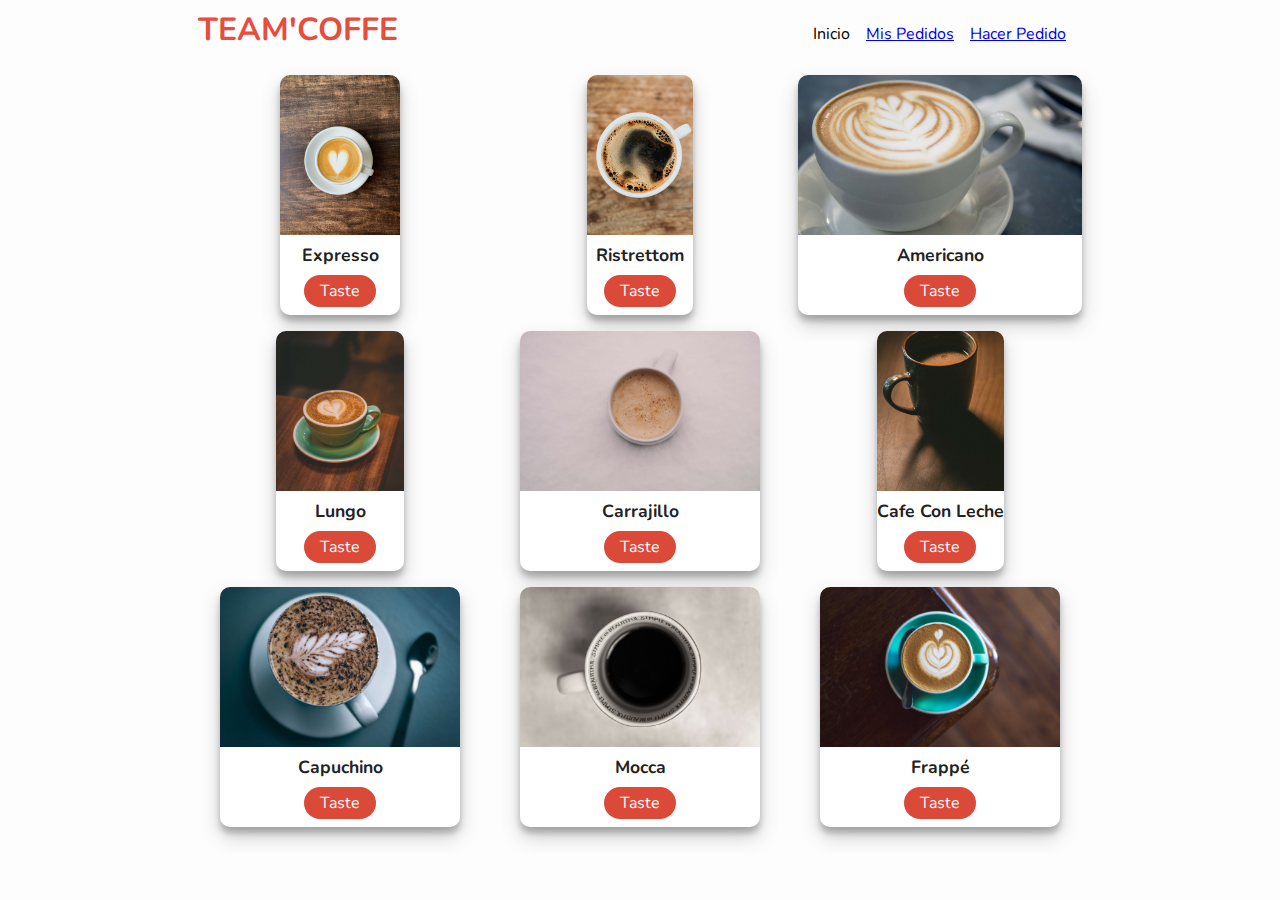
<file: index.html>
<!DOCTYPE html>
<html lang="en">
  <head>
    <meta charset="UTF-8">
    <meta name="viewport" content="width=device-width, initial-scale=1.0">
    <meta http-equiv="X-UA-Compatible" content="ie=edge">
    <link rel="stylesheet" href="css/style.css">
    <link rel="manifest" href="manifest.json">
    <!-- ios support -->
    <link rel="apple-touch-icon" href="images/icons/icon-72x72.png">
    <link rel="apple-touch-icon" href="images/icons/icon-96x96.png">
    <link rel="apple-touch-icon" href="images/icons/icon-128x128.png">
    <link rel="apple-touch-icon" href="images/icons/icon-144x144.png">
    <link rel="apple-touch-icon" href="images/icons/icon-152x152.png">
    <link rel="apple-touch-icon" href="images/icons/icon-192x192.png">
    <link rel="apple-touch-icon" href="images/icons/icon-384x384.png">
    <link rel="apple-touch-icon" href="images/icons/icon-512x512.png">
    <meta name="apple-mobile-web-app-status-bar" content="#db4938">
    <meta name="theme-color" content="#db4938">
    <title>APP de CAFE</title>
  </head>
  <body>
    <main>
      <nav>
        <h1>TEAM'COFFE</h1>
        <ul>
          <li>Inicio</li>
          <li><a href="pedidos.html"> Mis Pedidos</a></li>
          <li><a href="datos.html"> Hacer Pedido</a></li>
        </ul>
      </nav>
      <div class="container"></div>
    </main>
    <script src="js/app.js"></script>
  </body>
</html>
</file>
<file: css/style.css>
@import url("https://fonts.googleapis.com/css?family=Nunito:400,700&display=swap");
* {
  margin: 0;
  padding: 0;
  box-sizing: border-box;
}

body {
  background: #fdfdfd;
  font-family: "Nunito", sans-serif;
  font-size: 1rem;
}

main {
  max-width: 900px;
  margin: auto;
  padding: 0.5rem;
  text-align: center;
}
nav {
  display: flex;
  justify-content: space-between;
  align-items: center;
}

ul {
  list-style: none;
  display: flex;
}

li {
  margin-right: 1rem;
}

h1 {
  color: #e74c3c;
  margin-bottom: 0.5rem;
}
.container {
  display: grid;
  grid-template-columns: repeat(auto-fit, minmax(15rem, 1fr));
  grid-gap: 1rem;
  justify-content: center;
  align-items: center;
  margin: auto;
  padding: 1rem 0;
}
.card {
  display: flex;
  align-items: center;
  flex-direction: column;
  width: 15rem auto;
  height: 15rem;
  background: #fff;
  box-shadow: 0 10px 20px rgba(0, 0, 0, 0.19), 0 6px 6px rgba(0, 0, 0, 0.23);
  border-radius: 10px;
  margin: auto;
  overflow: hidden;
}

.card--avatar {
  width: 100%;
  height: 10rem;
  object-fit: cover;
}

.card--title {
  color: #222;
  font-weight: 700;
  text-transform: capitalize;
  font-size: 1.1rem;
  margin-top: 0.5rem;
}

.card--link {
  text-decoration: none;
  background: #db4938;
  color: #fff;
  padding: 0.3rem 1rem;
  border-radius: 20px;
}
</file>
